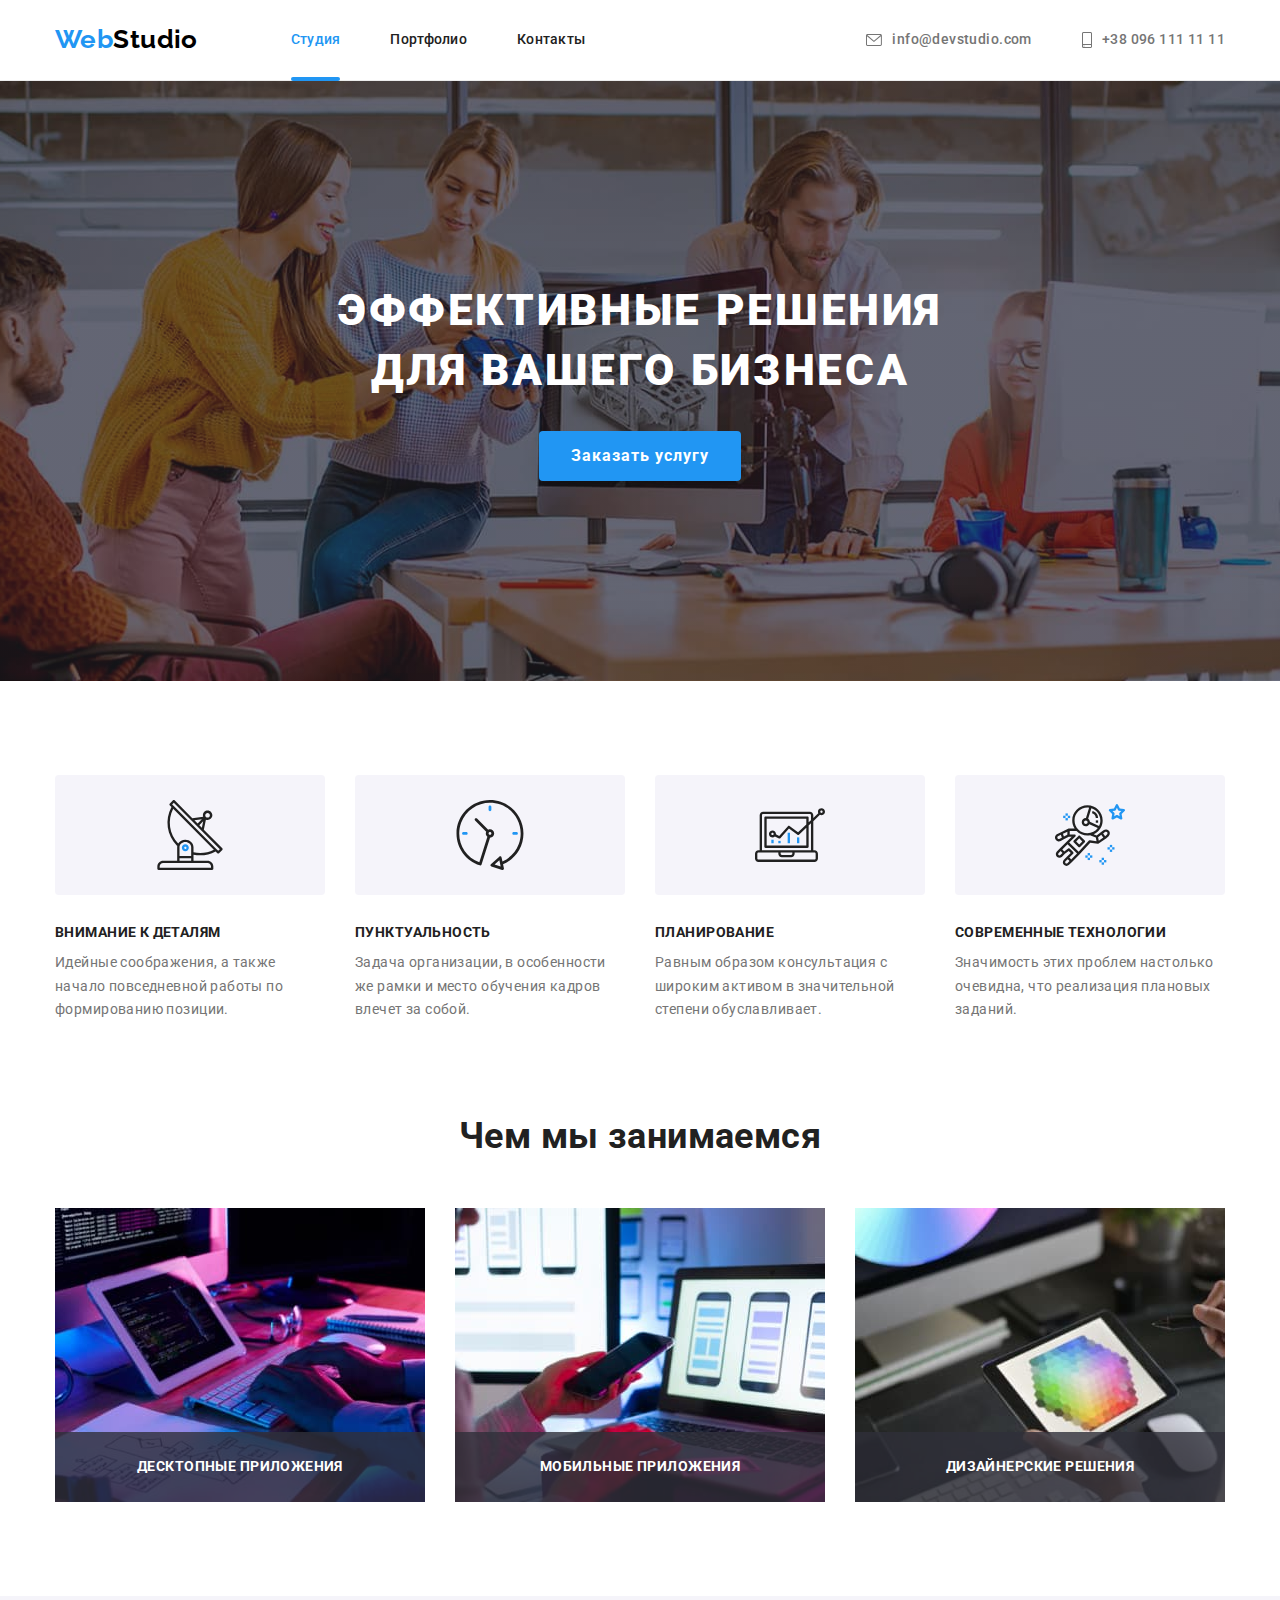
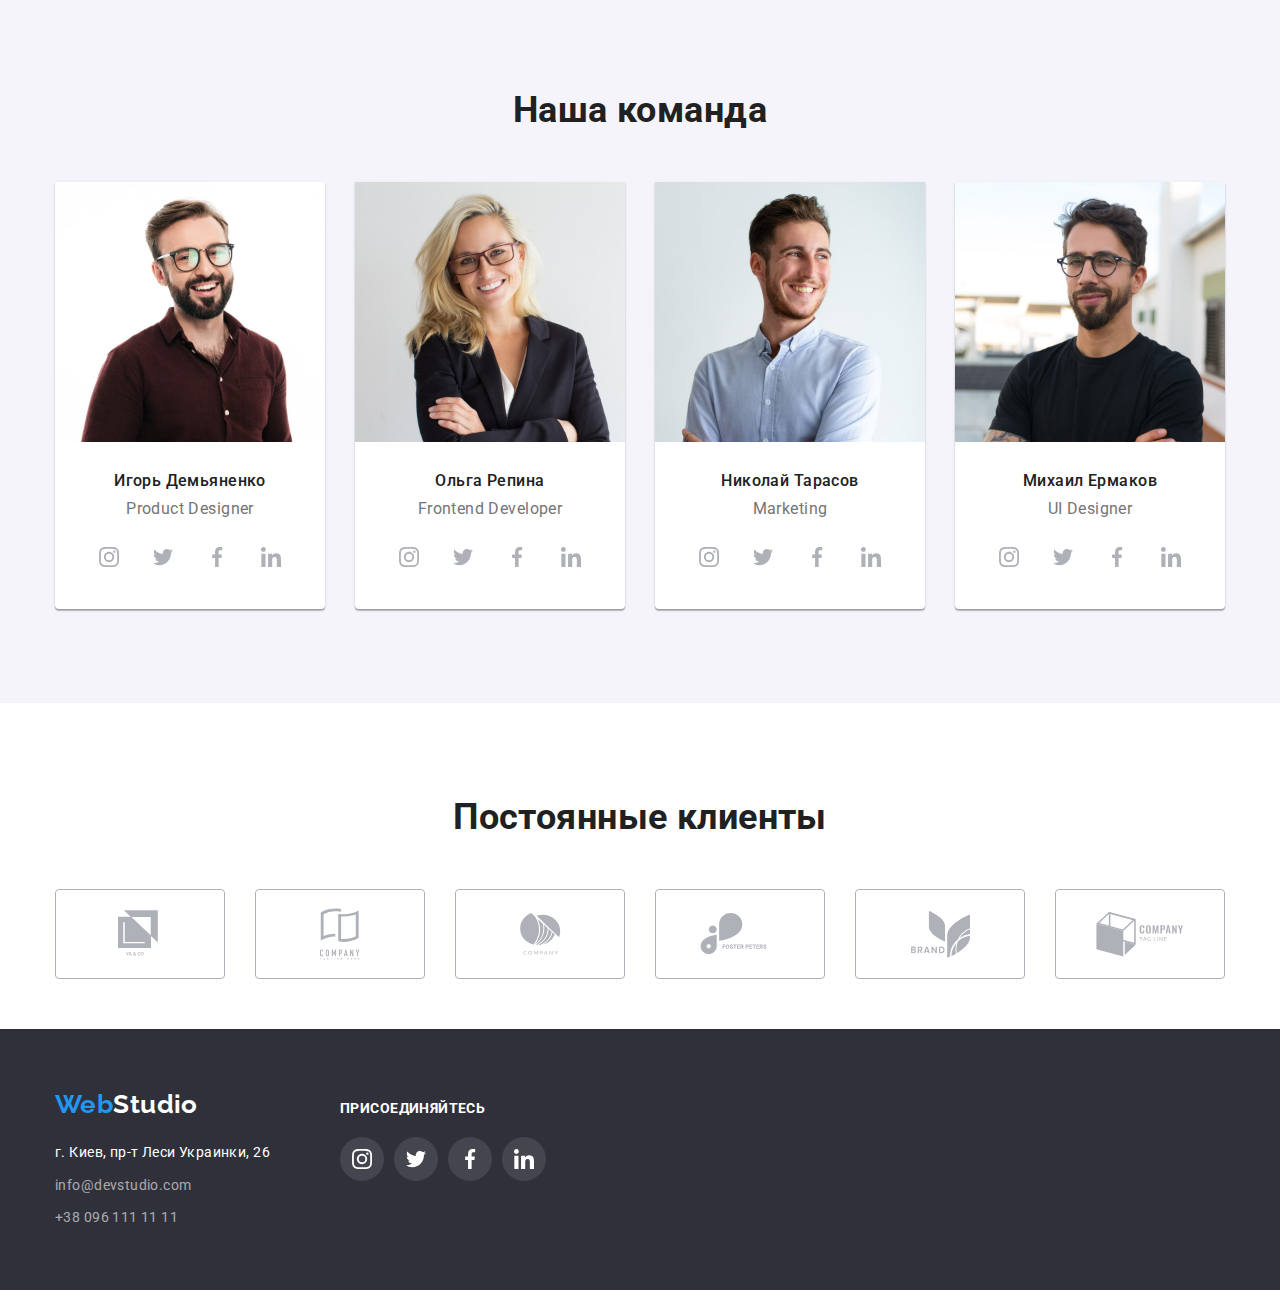
<file: index.html>
<!DOCTYPE html>
<html lang="ru">
<head>
    <meta charset="UTF-8">
    <meta http-equiv="X-UA-Compatible" content="IE=edge">
    <meta name="viewport" content="width=device-width, initial-scale=1.0">
    <title>WebStudio</title>
    <link rel="stylesheet" href="https://cdnjs.cloudflare.com/ajax/libs/modern-normalize/1.0.0/modern-normalize.min.css">
    <link rel="preconnect" href="https://fonts.gstatic.com">
    <link href="https://fonts.googleapis.com/css2?family=Raleway:wght@700&family=Roboto:wght@400;500;700;900&display=swap"
        rel="stylesheet">
    <link rel="stylesheet" href="./css/styles.css">
    
</head>
<body>

    <!-- Шапка сайта -->

    <header class="page-header">
        <div class="main-header container">
            <nav class="main-nav">
                <a href="./" class="logo"><span class="logo-first">Web</span>Studio</a>   
                <ul class="site-nav-list">
                    <li class="item"><a class="link current" href="./index.html">Студия</a></li>
                    <li class="item"><a class="link" href="./portfolio.html">Портфолио</a></li>
                    <li class="item"><a class="link" href="">Контакты</a></li>
                </ul>
            </nav>
    
            <ul class="nav-link">
                <li class="item">
                    <a href="mailto:info@devstudio.com" class="link">
                        <svg class="icon-nav" width="16" height="12">
                            <use href="./images/icons/icons.svg#envelope"></use>
                        </svg>
                        info@devstudio.com</a>
                </li>
                <li class="item">
                    <a href="tel:+380961111111" class="link">
                        <svg class="icon-nav" width="10" height="16">
                            <use href="./images/icons/icons.svg#smartphone"></use>
                        </svg>  
                    +38 096 111 11 11</a>
                </li>  
            </ul>
                
         </div>
    </header>  

    <main>

        <!-- Hero -->

        <section class="section hero">
            <div class="container">
                <h1 class="title">Эффективные решения<br>для вашего бизнеса</h1>
                <button type="button" class="button" data-modal-open>Заказать услугу</button>
            </div>
        </section>
        
        
        <!-- Особенности -->

        <section class="section features">
            <div class="container">
                <h2 class="title visually-hidden">Особенности</h2>
                <ul class="list">
                    <li class="item-icon icon-antenna">
                        <h3 class="list-title">Внимание к деталям</h3>
                        <p>Идейные соображения, а также начало повседневной работы по формированию позиции.</p>
                    </li>
                    <li class="item-icon icon-clock">                         
                        <h3 class="list-title">Пунктуальность</h3>
                        <p>Задача организации, в особенности же рамки и место обучения кадров влечет за собой.</p>
                    </li>
                    <li class="item-icon icon-diagram">                        
                        <h3 class="list-title">Планирование</h3>
                        <p>Равным образом консультация с широким активом в значительной степени обуславливает.</p>
                    </li>
                    <li class="item-icon icon-astronaut">                       
                        <h3 class="list-title">Современные технологии</h3>
                        <p>Значимость этих проблем настолько очевидна, что реализация плановых заданий.</p>
                    </li>
                </ul>
            </div>
        </section>

        <!-- Чем мы занимаемся -->

        <section class="section work-list">
            <div class="container">
                <h2 class="title">Чем мы занимаемся</h2>
                <ul class="list">         
                    <li class="box">
                        <img src="./images/box1.jpg" alt="box1" width="370">
                        <p class="text-image">Десктопные приложения</p>
                    </li>
                    <li class="box">
                        <img src="./images/box2.jpg" alt="box2" width="370">
                        <p class="text-image">Мобильные приложения</p>
                    </li>  
                    <li class="box">
                        <img src="./images/box3.jpg" alt="box3" width="370">
                        <p class="text-image">Дизайнерские решения</p>
                    </li>
                </ul>
            </div>
        </section>

        <!-- Наша команда -->

        <section class="section team">
            <div class="container">
                <h2 class="title">Наша команда</h2>
                <ul class="list">   
                    <li class="team-card">
                        <img src="./images/img(2)(1).jpg" alt="фото Игорь Демьяненко" width="270">
                        <div class="description">
                            <h3 class="name">Игорь Демьяненко</h3>
                            <p lang="en" class="profession">Product Designer</p>
                            <ul class="list social-icons">
                                <li class="social-icons-item">
                                    <a class="social-link" href="" target="_blank" rel="noopener noreferrer">
                                        <svg class="icon" width="20" height="20">
                                            <use href="./images/icons/icons.svg#instagram"></use>
                                        </svg>
                                    </a>
                                </li>
                                <li class="social-icons-item">
                                    <a class="social-link" href="" target="_blank" rel="noopener noreferrer">
                                        <svg class="icon" width="20" height="20">
                                            <use href="./images/icons/icons.svg#twitter"></use>
                                        </svg>
                                    </a>
                                </li>
                                <li class="social-icons-item">
                                    <a class="social-link" href="" target="_blank" rel="noopener noreferrer">
                                        <svg class="icon" width="20" height="20">
                                            <use href="./images/icons/icons.svg#facebook"></use>
                                        </svg>
                                    </a>
                                </li>
                                <li class="social-icons-item">
                                    <a class="social-link" href="" target="_blank" rel="noopener noreferrer">
                                        <svg class="icon" width="20" height="20">
                                            <use href="./images/icons/icons.svg#linkedin"></use>
                                        </svg>
                                    </a>
                                </li>
                            </ul>         
                        </div>
                    </li>
                    <li class="team-card">
                        <img src="./images/img(3)(1).jpg" alt="фото Ольга Репина" width="270">
                        <div class="description">
                            <h3 class="name">Ольга Репина</h3>
                            <p lang="en" class="profession">Frontend Developer</p>
                            <ul class="list social-icons">
                                <li class="social-icons-item">
                                    <a class="social-link" href="" target="_blank" rel="noopener noreferrer">
                                        <svg class="icon" width="20" height="20">
                                            <use href="./images/icons/icons.svg#instagram"></use>
                                        </svg>
                                    </a>
                                </li>
                                <li class="social-icons-item">
                                    <a class="social-link" href="" target="_blank" rel="noopener noreferrer">
                                        <svg class="icon" width="20" height="20">
                                            <use href="./images/icons/icons.svg#twitter"></use>
                                        </svg>
                                    </a>
                                </li>
                                <li class="social-icons-item">
                                    <a class="social-link" href="" target="_blank" rel="noopener noreferrer">
                                        <svg class="icon" width="20" height="20">
                                            <use href="./images/icons/icons.svg#facebook"></use>
                                        </svg>
                                    </a>
                                </li>
                                <li class="social-icons-item">
                                    <a class="social-link" href="" target="_blank" rel="noopener noreferrer">
                                        <svg class="icon" width="20" height="20">
                                            <use href="./images/icons/icons.svg#linkedin"></use>
                                        </svg>
                                    </a>
                                </li>
                            </ul> 
                        </div>
                    </li>
                    <li class="team-card">
                        <img src="./images/img(4)(1).jpg" alt="фото Николай Тарасов" width="270">
                        <div class="description">
                            <h3 class="name">Николай Тарасов</h3>
                        <p lang="en" class="profession">Marketing</p>
                        <ul class="list social-icons">
                            <li class="social-icons-item">
                                <a class="social-link" href="" target="_blank" rel="noopener noreferrer">
                                    <svg class="icon" width="20" height="20">
                                        <use href="./images/icons/icons.svg#instagram"></use>
                                    </svg>
                                </a>
                            </li>
                            <li class="social-icons-item">
                                <a class="social-link" href="" target="_blank" rel="noopener noreferrer">
                                    <svg class="icon" width="20" height="20">
                                        <use href="./images/icons/icons.svg#twitter"></use>
                                    </svg>
                                </a>
                            </li>
                            <li class="social-icons-item">
                                <a class="social-link" href="" target="_blank" rel="noopener noreferrer">
                                    <svg class="icon" width="20" height="20">
                                        <use href="./images/icons/icons.svg#facebook"></use>
                                    </svg>
                                </a>
                            </li>
                            <li class="social-icons-item">
                                <a class="social-link" href="" target="_blank" rel="noopener noreferrer">
                                    <svg class="icon" width="20" height="20">
                                        <use href="./images/icons/icons.svg#linkedin"></use>
                                    </svg>
                                </a>
                            </li>
                        </ul> 
                        </div>
                    </li>
                    <li class="team-card">
                        <img src="./images/img(5)(1).jpg" alt="фото Михаил Ермаков" width="270">
                        <div class="description">
                            <h3 class="name">Михаил Ермаков</h3>
                            <p lang="en" class="profession">UI Designer</p>
                            <ul class="list social-icons">
                                <li class="social-icons-item">
                                    <a class="social-link" href="" target="_blank" rel="noopener noreferrer">
                                        <svg class="icon" width="20" height="20">
                                            <use href="./images/icons/icons.svg#instagram"></use>
                                        </svg>
                                    </a>
                                </li>
                                <li class="social-icons-item">
                                    <a class="social-link" href="" target="_blank" rel="noopener noreferrer">
                                        <svg class="icon" width="20" height="20">
                                            <use href="./images/icons/icons.svg#twitter"></use>
                                        </svg>
                                    </a>
                                </li>
                                <li class="social-icons-item">
                                    <a class="social-link" href="" target="_blank" rel="noopener noreferrer">
                                        <svg class="icon" width="20" height="20">
                                            <use href="./images/icons/icons.svg#facebook"></use>
                                        </svg>
                                    </a>
                                </li>
                                <li class="social-icons-item">
                                    <a class="social-link" href="" target="_blank" rel="noopener noreferrer">
                                        <svg class="icon" width="20" height="20">
                                            <use href="./images/icons/icons.svg#linkedin"></use>
                                        </svg>
                                    </a>
                                </li>
                            </ul> 
                        </div>
                    </li> 
                </ul>
            </div>
        </section>

        <!-- Постоянные клиенты -->

        <section class="section clients">
            <div class="container">
                <h2 class="title">Постоянные клиенты</h2>            
            <div class="regular-customers">
                <ul class="list-customers">
                    <li class="item">
                        <a class="link" href="">
                            <svg class="icon-customers" width="44" height="49">
                                <use href="./images/icons/icons.svg#logo1"></use>
                            </svg> 
                        </a>
                    </li>
                    <li class="item">
                        <a class="link" href="">
                            <svg class="icon-customers" width="40" height="52">
                                <use href="./images/icons/icons.svg#logo2"></use>
                            </svg>
                        </a>
                    </li>
                    <li class="item">
                        <a class="link" href="">
                            <svg class="icon-customers" width="41" height="42">
                                <use href="./images/icons/icons.svg#logo3"></use>
                            </svg>
                        </a>
                    </li>         
                    <li class="item">
                        <a class="link" href="">
                            <svg class="icon-customers" width="80" height="42">
                                <use href="./images/icons/icons.svg#logo4"></use>
                            </svg>
                        </a>
                    </li>
                    <li class="item">
                        <a class="link" href="">
                            <svg class="icon-customers" width="59" height="47">
                                <use href="./images/icons/icons.svg#logo5"></use>
                            </svg>
                        </a>
                    </li>
                    <li class="item">
                        <a class="link" href="">
                            <svg class="icon-customers" width="88" height="45">
                                <use href="./images/icons/icons.svg#logo6"></use>
                            </svg>
                        </a>
                    </li>                                                         
            </ul>
            </div>
            </div>            
        </section>  
    </main>

    <!-- Футер -->

    <footer class="section footer">
        <div class="container footer-item">
            <div class="footer-contacts">
                <div class="adr">
                    <a href="./" class="logo"><span class="logo-first">Web</span>Studio</a>
                </div>
                <address>
                    <p  class="title">г. Киев, пр-т Леси Украинки, 26</p>
                    <ul class="list">
                        <li class="mail"><a href="mailto:info@devstudio.com" class="link">info@devstudio.com</a></li>
                        <li class="tel"><a href="tel:+380961111111" class="link">+38 096 111 11 11</a></li>
                    </ul>
                </address>
            </div>
            
            <div class="connection">
                <p class="text-connection">присоединяйтесь</p>
            <ul class="list social-icons">
                <li class="footer-icons-item">
                    <a class="footer-link" href="" target="_blank" rel="noopener noreferrer">
                        <svg class="icon" width="20" height="20">
                            <use href="./images/icons/icons.svg#instagram"></use>
                        </svg>
                    </a>
                </li>
                <li class="footer-icons-item">
                    <a class="footer-link" href="" target="_blank" rel="noopener noreferrer">
                        <svg class="icon" width="20" height="20">
                            <use href="./images/icons/icons.svg#twitter"></use>
                        </svg>
                    </a>
                </li>
                <li class="footer-icons-item">
                    <a class="footer-link" href="" target="_blank" rel="noopener noreferrer">
                        <svg class="icon" width="20" height="20">
                            <use href="./images/icons/icons.svg#facebook"></use>
                        </svg>
                    </a>
                </li>
                <li class="footer-icons-item">
                    <a class="footer-link" href="" target="_blank" rel="noopener noreferrer">
                        <svg class="icon" width="20" height="20">
                            <use href="./images/icons/icons.svg#linkedin"></use>
                        </svg>
                    </a>
                </li>
            </ul>
            </div>
        </div>    
    </footer>    

    <!-- Модальное окно -->

    <div class="backdrop is-hidden" data-modal>
        <div class="modal">
            <button type="button" aria-label="Закрыть" class="modal-close" data-modal-close>
                <svg class="icon" width="11" height="11">
                    <use href="./images/icons/icons.svg#close"></use>
                </svg>
            </button>
        </div>
    </div>

    <script src="./js/modal.js"></script>
</body>
</html>
</file>
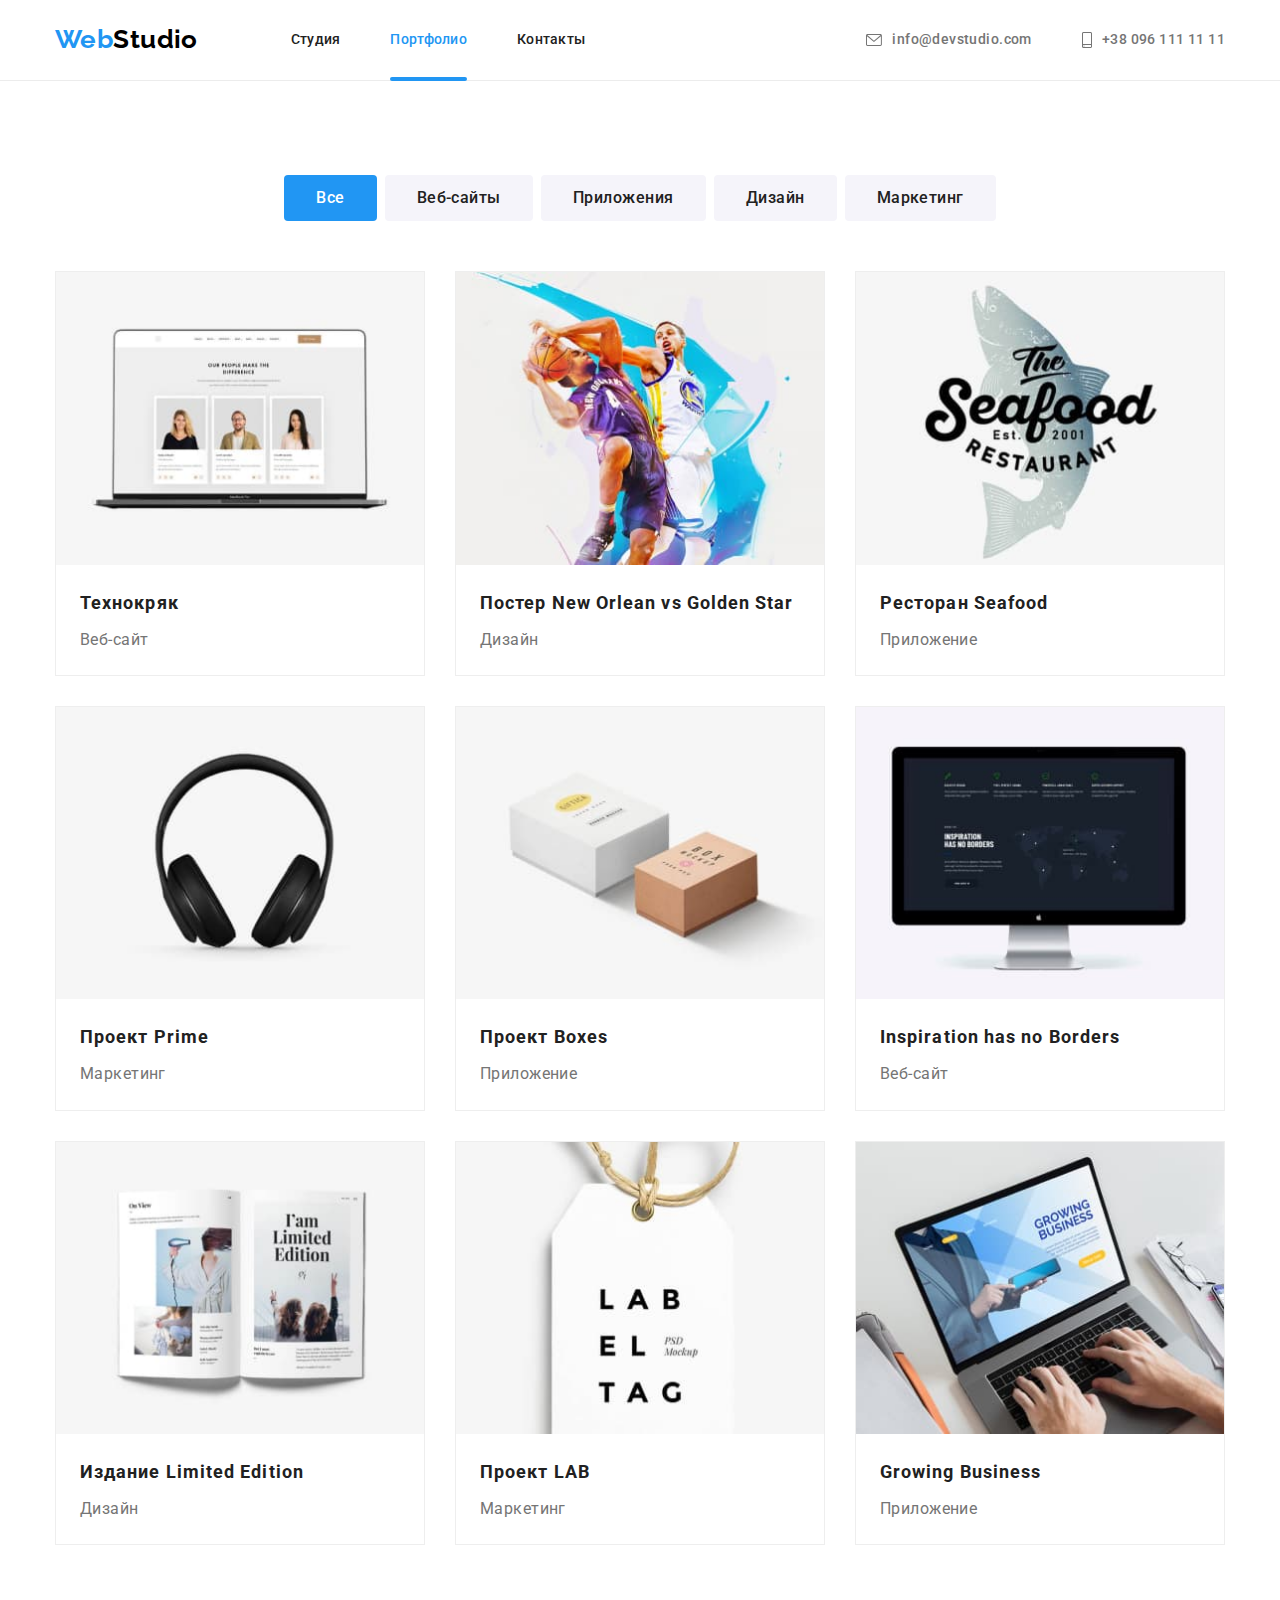
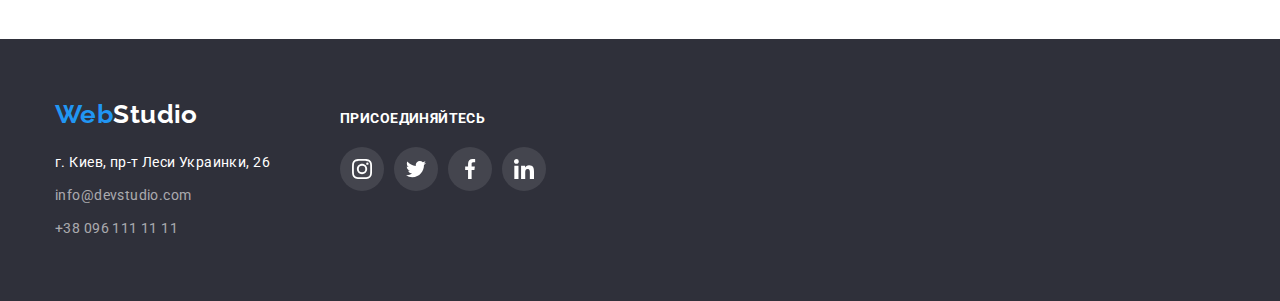
<file: portfolio.html>
<!DOCTYPE html>
<html lang="ru">

<head>
    <meta charset="UTF-8">
    <meta http-equiv="X-UA-Compatible" content="IE=edge">
    <meta name="viewport" content="width=device-width, initial-scale=1.0">
    <title>WebStudio</title>
    <link rel="stylesheet" href="https://cdnjs.cloudflare.com/ajax/libs/modern-normalize/1.0.0/modern-normalize.min.css">
    <link rel="preconnect" href="https://fonts.gstatic.com">
    <link href="https://fonts.googleapis.com/css2?family=Raleway:wght@700&family=Roboto:wght@400;500;700;900&display=swap"
        rel="stylesheet">
    <link rel="stylesheet" href="./css/styles.css">

</head>

<body>

    <!-- Шапка сайта -->

    <header class="page-header">
        <div class="main-header container">
            <nav class="main-nav">
                <a href="./" class="logo"><span class="logo-first">Web</span>Studio</a>   
                <ul class="site-nav-list">
                    <li class="item"><a class="link" href="./index.html">Студия</a></li>
                    <li class="item"><a class="link current" href="./portfolio.html">Портфолио</a></li>
                    <li class="item"><a class="link" href="">Контакты</a></li>
                </ul>
            </nav>
    
            <ul class="nav-link">
                <li class="item">
                    <a href="mailto:info@devstudio.com" class="link">
                        <svg class="icon-nav" width="16" height="12">
                            <use href="./images/icons/icons.svg#envelope"></use>
                        </svg>
                        info@devstudio.com</a>
                </li>
                <li class="item">
                    <a href="tel:+380961111111" class="link">
                        <svg class="icon-nav" width="10" height="16">
                            <use href="./images/icons/icons.svg#smartphone"></use>
                        </svg>  
                    +38 096 111 11 11</a>
                </li>  
            </ul>
        </div>
    </header>

    <!-- Наши проекты -->
    
<main>

    <section class="card-set section">
        <div class="container">
            <h1 class="visually-hidden">Наши проекты</h1>
            <ul class="list-projects">
                <li class="item"><button type="button" class="button primary all">Все</button></li>
                <li class="item"><button type="button" class="button primary">Веб-сайты</button></li>
                <li class="item"><button type="button" class="button primary">Приложения</button></li>
                <li class="item"><button type="button" class="button primary">Дизайн</button></li>
                <li class="item"><button type="button" class="button primary">Маркетинг</button></li>
            </ul>
            
            <ul class="site-projects">
                <li class="link">
                    <a class="link-card" href="">
                        <div class="overlay">
                            <p class="text-card">Технокряк это современная площадка распространения коронавируса. Компании используют эту платформу для цифрового шпионажа и атак на защищённые сервера конкурентов.</p>
                            <img src="./images/portfolio/img-0.jpg" alt="" width="370">
                        </div>
                    <div class="description">
                        <h2 class="title">Технокряк</h2>
                        <p class="direction">Веб-сайт</p>
                    </div>
                    </a>
                </li>
                <li class="link">
                    <a class="link-card" href="">
                        <div class="overlay">
                            <p class="text-card">Технокряк это современная площадка распространения коронавируса. Компании используют эту платформу для цифрового шпионажа и атак на защищённые сервера конкурентов.</p>
                            <img src="./images/portfolio/img-1.jpg" alt="" width="370">
                        </div>
                    <div class="description">
                        <h2 class="title">Постер New Orlean vs Golden Star</h2>
                        <p class="direction">Дизайн</p>
                    </div>
                    </a>
                </li>
                <li class="link">
                    <a class="link-card" href="">
                        <div class="overlay">
                            <p class="text-card">Технокряк это современная площадка распространения коронавируса. Компании используют эту платформу для цифрового шпионажа и атак на защищённые сервера конкурентов.</p>
                            <img src="./images/portfolio/img-2.jpg" alt="" width="370">
                        </div>
                    <div class="description">
                        <h2 class="title">Ресторан Seafood</h2>
                        <p class="direction">Приложение</p>
                    </div>
                    </a>
                </li>
                <li class="link">
                    <a class="link-card" href="">
                        <div class="overlay">
                            <p class="text-card">Технокряк это современная площадка распространения коронавируса. Компании используют эту платформу для цифрового шпионажа и атак на защищённые сервера конкурентов.</p>
                            <img src="./images/portfolio/img-3.jpg" alt="" width="370">
                        </div>
                    <div class="description">
                        <h2 class="title">Проект Prime</h2>
                        <p class="direction">Маркетинг</p>
                    </div>
                    </a>
                </li>
                <li class="link">
                    <a class="link-card" href="">
                        <div class="overlay">
                            <p class="text-card">Технокряк это современная площадка распространения коронавируса. Компании используют эту платформу для цифрового шпионажа и атак на защищённые сервера конкурентов.</p>
                            <img src="./images/portfolio/img-4.jpg" alt="" width="370">
                        </div>
                    <div class="description">
                        <h2 class="title">Проект Boxes</h2>
                        <p class="direction">Приложение</p>
                    </div>
                    </a>
                </li>
                <li class="link">
                    <a class="link-card" href="">
                        <div class="overlay">
                            <p class="text-card">Технокряк это современная площадка распространения коронавируса. Компании используют эту платформу для цифрового шпионажа и атак на защищённые сервера конкурентов.</p>
                            <img src="./images/portfolio/img-5.jpg" alt="" width="370">
                        </div>
                    <div class="description">
                        <h2 class="title">Inspiration has no Borders</h2>
                        <p class="direction">Веб-сайт</p>
                    </div>
                    </a>
                </li>
                <li class="link">
                    <a class="link-card" href="">
                        <div class="overlay">
                            <p class="text-card">Технокряк это современная площадка распространения коронавируса. Компании используют эту платформу для цифрового шпионажа и атак на защищённые сервера конкурентов.</p>
                            <img src="./images/portfolio/img-6.jpg" alt="" width="370">
                        </div>
                    <div class="description">
                        <h2 class="title">Издание Limited Edition</h2>
                        <p class="direction">Дизайн</p>
                    </div>
                    </a>
                </li>
                <li class="link">
                    <a class="link-card" href="">
                        <div class="overlay">
                            <p class="text-card">Технокряк это современная площадка распространения коронавируса. Компании используют эту платформу для цифрового шпионажа и атак на защищённые сервера конкурентов.</p>
                            <img src="./images/portfolio/img-7.jpg" alt="" width="370">
                        </div>
                    <div class="description">
                        <h2 class="title">Проект LAB</h2>
                        <p class="direction">Маркетинг</p>
                    </div>
                    </a>
                </li>
                <li class="link">
                    <a class="link-card" href="">
                        <div class="overlay">
                            <p class="text-card">Технокряк это современная площадка распространения коронавируса. Компании используют эту платформу для цифрового шпионажа и атак на защищённые сервера конкурентов.</p>
                            <img src="./images/portfolio/img-8.jpg" alt="" width="370">
                        </div>
                    <div class="description">
                        <h2 class="title">Growing Business</h2>
                        <p class="direction">Приложение</p>
                    </div>
                    </a>
                </li>
                
            </ul>
        </div>                
    </section>
</main>
        
      <!-- Футер -->

      <footer class="section footer">
        <div class="container footer-item">
            <div class="footer-contacts">
                <div class="adr">
                    <a href="./" class="logo"><span class="logo-first">Web</span>Studio</a>
                </div>
                <address>
                    <p  class="title">г. Киев, пр-т Леси Украинки, 26</p>
                    <ul class="list">
                        <li class="mail"><a href="mailto:info@devstudio.com" class="link">info@devstudio.com</a></li>
                        <li class="tel"><a href="tel:+380961111111" class="link">+38 096 111 11 11</a></li>
                    </ul>
                </address>
            </div>
            

            <div class="connection">
                <p class="text-connection">присоединяйтесь</p>
            <ul class="list social-icons">
                <li class="footer-icons-item">
                    <a class="footer-link" href="" target="_blank" rel="noopener noreferrer">
                        <svg class="icon" width="20" height="20">
                            <use href="./images/icons/icons.svg#instagram"></use>
                        </svg>
                    </a>
                </li>
                <li class="footer-icons-item">
                    <a class="footer-link" href="" target="_blank" rel="noopener noreferrer">
                        <svg class="icon" width="20" height="20">
                            <use href="./images/icons/icons.svg#twitter"></use>
                        </svg>
                    </a>
                </li>
                <li class="footer-icons-item">
                    <a class="footer-link" href="" target="_blank" rel="noopener noreferrer">
                        <svg class="icon" width="20" height="20">
                            <use href="./images/icons/icons.svg#facebook"></use>
                        </svg>
                    </a>
                </li>
                <li class="footer-icons-item">
                    <a class="footer-link" href="" target="_blank" rel="noopener noreferrer">
                        <svg class="icon" width="20" height="20">
                            <use href="./images/icons/icons.svg#linkedin"></use>
                        </svg>
                    </a>
                </li>
            </ul>
            </div>
        </div>    
    </footer>  
</body>

</html>
</file>
<file: css/styles.css>
:root {
  --primary-text-color: #757575;
  --title-text-color: #212121;
  --accent-color: #2196f3;
  --primary-write-color: #ffffff;
  --complementary-color: rgba(255, 255, 255, 0.6);
  --background-button-color: #f5f4fa;
  --logo-color: #000000;
  --background-section-color: #2f303a;
  --secondary-bg-color: #188ce8;

  --regular-font-weight: 400;
  --medium-font-weight: 500;
  --bold-font-weight: 700;
  --black-font-weight: 900;

  --main-font-size: 14px;
  --secondary-font-size: 16px;

  --main-transition: 250ms cubic-bezier(0.4, 0, 0.2, 1);
}

body {
  background-color: var(--primary-write-color);
  color: var(--primary-text-color);
  font-family: Roboto, sans-serif;
  font-weight: var(--regular-font-weight);
  font-size: var(--main-font-size);
  line-height: 1.7;
  letter-spacing: 0.03em;
}

.visually-hidden {
  position: absolute !important;
  clip: rect(1px 1px 1px 1px);
  clip: rect(1px, 1px, 1px, 1px);
  padding: 0 !important;
  border: 0 !important;
  height: 1px !important;
  width: 1px !important;
  overflow: hidden;
}

.container {
  margin-left: auto;
  margin-right: auto;
  width: 1200px;
  padding-left: 15px;
  padding-right: 15px;
}

h1,
h2,
h3,
h4,
h5,
h6,
p,
ul {
  margin: 0px;
  padding: 0px;
}

.link {
  text-decoration: none;
  color: inherit;
}

.section {
  padding-bottom: 94px;
  width: 100%;
}

img {
  display: block;
  max-width: 100%;
  height: auto;
}

/* шапка сайта */

.logo {
  font-family: raleway, sans-serif;
  color: var(--logo-color);
  font-weight: var(--bold-font-weight);
  font-size: 26px;
  line-height: 1.2;
  text-decoration: none;

  padding-top: 24px;
  padding-bottom: 25px;
}

.logo-first {
  color: var(--accent-color);
}

.page-header {
  display: flex;
  border-bottom: 1px solid #ECECEC;
}

.main-nav,
.main-header {
  display: flex;
  align-items: center;
  justify-content: space-between;  
}

.site-nav-list {
  display: flex;
  margin-left: 93px;
}

.site-nav-list .item:not(:last-child) {
  margin-right: 50px;
}

.site-nav-list .link {
  display: block;
  padding-top: 32px;
  padding-bottom: 32px;
}

.site-nav-list,
.site-nav-list .link {
  color: var(--title-text-color);
  font-weight: var(--medium-font-weight);
  line-height: 1.14;
  list-style: none;
  letter-spacing: 0.02em;

  transition: color var(--main-transition);
}

.site-nav-list .link:hover,
.site-nav-list .link:focus,
.nav-link .link:hover,
.nav-link .link:focus {
  color: var(--accent-color);
}

.link.current {
  color: var(--accent-color);
}

.site-nav-list .item {
  position: relative;
}

.link.current::after {
  content:'';
  position: absolute;
  bottom: -1px;
  left: 0;  
  width: 100%;
  height: 4px;
  background: #2196F3;
  border-radius: 2px;
}

.nav-link {
  display: flex;
  margin-left: auto;
  list-style: none; 
}

.nav-link .item + .item {
  margin-left: 50px;
}

.nav-link .link {
  display: flex;
  color: var(--primary-text-color);
  font-weight: var(--medium-font-weight);
  line-height: 1.14;
  align-items: center;
  
  padding-top: 32px;
  padding-bottom: 32px;

  transition: color var(--main-transition);
}

.icon-nav {
  margin-right: 10px;
  fill: currentColor;
  display: inline-block;
}

.nav-link .link:hover,
.nav-link .link:focus {
  fill: var(--accent-color);
}

/* hero */

.hero .title {
  color: var(--primary-write-color);
  font-weight: var(--black-font-weight);
  font-size: 44px;
  line-height: 1.36;
  text-align: center;
  letter-spacing: 0.06em;
  text-transform: uppercase;

  margin-bottom: 30px;
  margin-left: auto;
  margin-right: auto;
}

.hero {
  display: flex;
  background-color: var(--background-section-color);
  text-align: center; 
  
  padding-top: 200px;
  padding-bottom: 200px;

  max-width: 1600px;
  margin-left: auto;
  margin-right: auto;
  background-image: linear-gradient(
    rgba(47, 48, 58, 0.4), 
    rgba(47, 48, 58, 0.4)), 
    url(../images/fonhero.jpg);
  
  background-size: cover;
  background-repeat: no-repeat;
  background-position: center;  
}

.hero .button {
  color: var(--primary-write-color);
  background-color: var(--accent-color);
  font-weight: var(--bold-font-weight);
  font-size: var(--secondary-font-size);
  line-height: 1.87;
  align-items: center;
  text-align: center;
  letter-spacing: 0.06em;
  cursor: pointer;

  padding: 10px 32px;
  border: transparent;
  box-shadow: 0px 4px 4px rgba(0, 0, 0, 0.15);
  border-radius: 4px;

  transition: background-color var(--main-transition);
}

.hero .button:hover,
.hero .button:focus {
  background-color: var(--secondary-bg-color);
}

/* Особенности */

.features {
  padding-top: 94px;
}

.features .item-icon::before {
  content: "";
  display: inline-flex;
  width: 270px;
  height: 120px;   
  background-repeat: no-repeat;
  background-position: center;  
  background-color: var(--background-button-color);
  border-radius: 4px; 
  
  margin-bottom: 30px;
}

.icon-antenna::before {
  background-image: url(../images/icons/antenna.svg);
}

.icon-clock::before {
  background-image: url(../images/icons/clock.svg);
}

.icon-diagram::before {
  background-image: url(../images/icons/diagram.svg);
}

.icon-astronaut::before {
  background-image: url(../images/icons/astronaut.svg);
}

.features .list .item-icon:not(:last-child) {
  margin-right: 30px;
}

.features .list {
  list-style: none;
  display: flex;
}

.features .title,
.features .list-title {
  color: var(--title-text-color);
}

.features .list-title {
  font-size: var(--main-font-size);
  font-weight: var(--bold-font-weight);
  line-height: 1.14;
  letter-spacing: 0.03em;
  text-transform: uppercase;

  margin-bottom: 10px;
}

/* Чем мы занимаемся */

.work-list .list {
  list-style: none;
  display: flex;
}

.work-list .title,
.team .title {
  color: var(--title-text-color);
  font-weight: var(--bold-font-weight);
  font-size: 36px;
  line-height: 1.16;
  text-align: center;
}

.work-list .title {
  margin-bottom: 50px;
}

.list .box:not(:last-child) {
  margin-right: 30px;
}

.work-list .box {
  position: relative;
}

.text-image {
  position: absolute; 
  display: flex;
  background-color: rgba(47, 48, 58, 0.8);
  bottom: 0;
  width: 100%;
  height: 70px;
  font-weight: var(--bold-font-weight);
  font-size: var(--main-font-size);
  line-height: 1.14;
  align-items: center;
  justify-content: center;
  text-transform: uppercase;
  color: #FFFFFF;
}

/* Наша команда */

.team {
  background-color: #f5f4fa;
  padding-top: 94px;
}

.team .list {
  list-style: none;
  display: inline-flex;
 }

.list .team-card:not(:last-child) {
  margin-right: 30px;
}

.team .name {
  color: var(--title-text-color);
  font-weight: var(--medium-font-weight);
  font-size: var(--secondary-font-size);
  line-height: 1.18;
  text-align: center;

  margin-bottom: 10px;
}

.team .profession {
  font-size: var(--secondary-font-size);
  line-height: 1.18;
  text-align: center;

  margin-bottom: 16px;
}

.social-icons {
  display: inline-flex;
}

.social-link {
  display: flex;
  justify-content: center;
  align-items: center;
  width: 44px;
  height: 44px;
  border-radius: 50%; 
  fill: #AFB1B8;
  
  transition: background-color var(--main-transition), fill var(--main-transition);
}

.social-icons-item:not(:last-child) {
  margin-right: 10px;
}

.social-link:hover .icon,
.social-link:focus .icon {
  fill: var(--primary-write-color); 
}

.social-link:hover,
.social-link:focus {
  background-color: var(--accent-color); 
}

.team .title {
  margin-bottom: 50px;
}

.team-card {
  background-color: var(--primary-write-color);
  box-shadow: 0px 1px 3px rgba(0, 0, 0, 0.12), 0px 1px 1px rgba(0, 0, 0, 0.14), 0px 2px 1px rgba(0, 0, 0, 0.2);
  border-radius: 0px 0px 4px 4px;
  text-align: center;
}

.team-card .description {
  padding: 30px 32px 30px 32px;
  justify-content: center;
}

/* Постоянные клиенты */

.clients .title {
  font-weight: var(--bold-font-weight);
  font-size: 36px;
  line-height: 1.16;
  text-align: center;
  color: var(--title-text-color);

  margin-bottom: 50px;
}

.clients {
  padding-top: 94px;
  padding-bottom: 50px;
}

.list-customers {
  list-style: none;
  display: flex;
  flex-wrap: wrap; 
  margin-left: -30px;
  margin-top: -30px;
}

.list-customers .link {
  display: inline-flex;
  width: 170px;
  height: 90px;
  border: 1px solid #AFB1B8;
  border-radius: 4px;
  justify-content: center;
  align-items: center;
  fill: #AFB1B8; 
  margin-left: 30px;
  margin-top: 30px;

  transition: fill var(--main-transition), border-color var(--main-transition);
}

.list-customers .link:hover,
.list-customers .link:focus {
  fill: var(--accent-color);  
  border-color: var(--accent-color);
}

/* footer */

.footer {
  background-color: var(--background-section-color);
  padding-top: 60px;
  padding-bottom: 60px;
}

.footer-item {
  display: flex;
}

.footer .adr {
  display: inline-block;
  margin-bottom: 20px;
}

.footer .logo {
  color: var(--primary-write-color);
}

.footer .title {
  font-style: normal;
  color: var(--primary-write-color);
  line-height: 1.7;

  margin-bottom: 9px;
}

.footer .link {
  font-style: normal;
  list-style: none;
  color: var(--complementary-color);
  line-height: 1.7;

  transition: color var(--main-transition);
}

.footer .link:hover,
.footer .link:focus {
  color: var(--accent-color);
}

.footer .list {
  list-style: none;
  font-style: normal;
}

.footer .mail {
  margin-bottom: 9px;
}

.connection {
  display: inline-block;
  padding-top: 12px;
  padding-bottom: 40px;  
}

.text-connection {
  font-weight: var(--bold-font-weight);
  line-height: 1.14;
  text-transform: uppercase;
  color: var(--primary-write-color);
  margin-bottom: 20px; 
}

.footer-link {
  display: flex;
  background-color: rgba(255, 255, 255, 0.1);
  justify-content: center;
  align-items: center;
  width: 44px;
  height: 44px;
  border-radius: 50%; 
  fill: #FFFFFF;

  transition: background-color var(--main-transition);
}

.footer-link:hover,
.footer-link:focus {
 background-color: var(--accent-color);
}

.footer-icons-item:not(:last-child) {
  margin-right: 10px;
}

.footer-contacts {
  display: inline-block;
}

.footer-contacts:not(:last-child) {
  margin-right: 70px;
}

/* Portfolio */

/* Наши проекты */

.card-set {
  padding-top: 94px;
}

.list-projects {
  list-style: none;
  display: flex;
  justify-content: center;

  margin-bottom: 50px;  
}


.list-projects .item:not(:last-child) {
  margin-right: 8px;
}

.list-projects .primary:hover,
.list-projects .primary:focus {
  color: var(--primary-write-color);
  background-color: var(--accent-color);
  box-shadow: 0px 4px 4px rgba(0, 0, 0, 0.15);  
}

.button.primary.all {
  color: var(--primary-write-color);
  background-color: var(--accent-color);
}

.button.primary {
  color: var(--title-text-color);
  background-color: var(--background-button-color);
  font-weight: var(--medium-font-weight);
  font-size: var(--secondary-font-size);
  line-height: 1.62;
  text-align: center;
  cursor: pointer;
  letter-spacing: 0.03em;

  padding: 10px 32px;
  border: transparent;
  border-radius: 4px;

  transition: color var(--main-transition), background-color var(--main-transition), box-shadow var(--main-transition);
}

.site-projects {
  list-style: none;
  display: flex;
  flex-wrap: wrap; 

  margin-right: -30px;
  margin-bottom: -30px;
}

.site-projects .title {
  color: var(--title-text-color);
  font-weight: var(--bold-font-weight);
  font-size: 18px;
  line-height: 2;
  letter-spacing: 0.06em;
}

.site-projects .direction {
  color: var(--primary-text-color);
  font-weight: var(--regular-font-weight);
  font-size: var(--secondary-font-size);
  line-height: 1.9;
}

.site-projects .title {
  margin-bottom: 4px;
}

.site-projects .link {
  background-color: var(--primary-write-color);
  flex-basis: calc((100%-60px) / 3);
  max-width: 370px;
  margin-right: 30px;
  margin-bottom: 30px;
  border: 1px solid #eeeeee;
}

.overlay {
  position: relative;
  overflow: hidden;
}

.text-card {
  position: absolute;
  padding: 63px 24px 63px 24px;
  color: var(--primary-write-color);
  font-size: 18px;
  line-height: 1.55;
  background-color: rgba(33, 150, 243, 0.9);
  opacity: 0;

  transform: translatey(100%);
  transition: transform var(--main-transition), opacity var(--main-transition);
}

.link-card:hover .text-card,
.link-card:focus .text-card {
  opacity: 1;  
  transform: translatey(0);
}

.link-card {
  display: block;
  text-decoration: none;  
  transition: box-shadow var(--main-transition);
}

.link-card:hover, 
.link-card:focus {
  box-shadow: 0px 1px 1px rgba(0, 0, 0, 0.12), 0px 4px 4px rgba(0, 0, 0, 0.06), 1px 4px 6px rgba(0, 0, 0, 0.16); 
}

.link .description {
  padding: 20px 24px;  
}


/* Модальное окно */

.backdrop {
  position: fixed;
  top: 0;
  left: 0;
  width: 100%;
  height: 100%;
  background-color: rgba(0, 0, 0, 0.2);
  opacity: 1; 

  transition: opacity var(--main-transition);
}

.backdrop.is-hidden {
  visibility: hidden;
  opacity: 0;
  pointer-events: none;   
}

.backdrop.is-hidden .modal {
  transform: translate(-50%, -50%) scale(1.02); 
}

.modal {
  position: absolute;
  left: 50%;
  top: 50%;
  min-width: 528px;
  min-height: 581px;
  background-color: #FFFFFF;
  box-shadow: 0px 1px 3px rgba(0, 0, 0, 0.12), 0px 1px 1px rgba(0, 0, 0, 0.14), 0px 2px 1px rgba(0, 0, 0, 0.2);
  border-radius: 4px;
  visibility: visible;
  
  transform: translate(-50%, -50%) scale(1);
  transition: transform var(--main-transition); 
}

.modal-close {
  position: absolute;
  display: flex;
  align-items: center;
  justify-content: center;
  top: 8px;
  right: 8px;
  width: 30px;
  height: 30px;
  border-radius: 50%;
  background-color: #ffffff;
  border: 1px solid rgba(0, 0, 0, 0.1);
}
</file>
